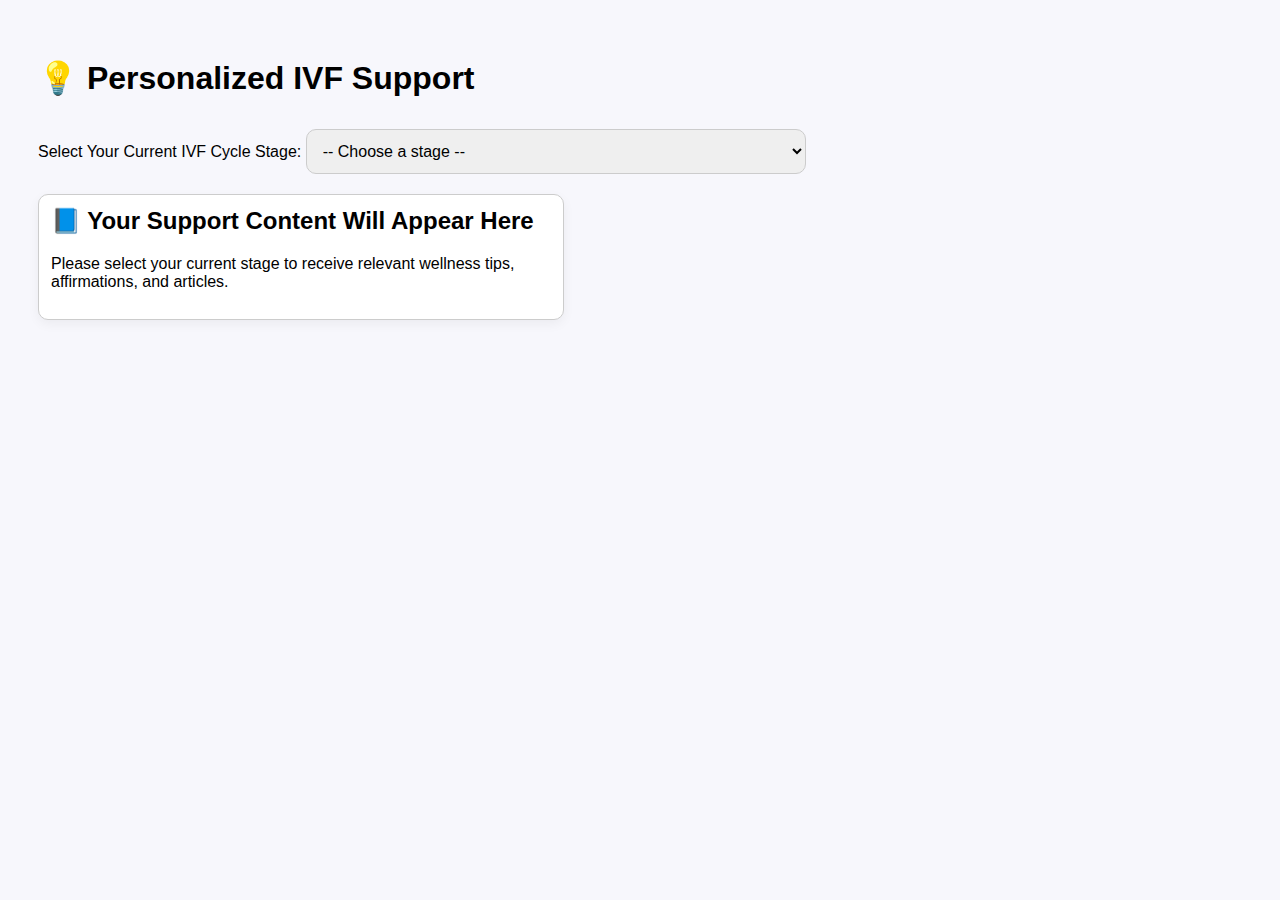
<file: IVF/ivf-companion/backend/templates/ivf_content_engine.html>
<!DOCTYPE html>
<html lang="en">
<head>
  <meta charset="UTF-8" />
  <meta name="viewport" content="width=device-width, initial-scale=1.0"/>
  <title>IVF Cycle Stage Content Engine</title>
  <style>
    body {
      font-family: 'Segoe UI', sans-serif;
      padding: 30px;
      background: #f7f7fc;
    }
    select, .content-box {
      width: 100%;
      max-width: 500px;
      margin-top: 10px;
      padding: 12px;
      border-radius: 10px;
      border: 1px solid #ccc;
      font-size: 16px;
    }
    .content-box {
      margin-top: 20px;
      background: white;
      box-shadow: 0 4px 12px rgba(0,0,0,0.05);
    }
    h2 {
      margin-top: 0;
    }
  </style>
</head>
<body>
  <h1>💡 Personalized IVF Support</h1>
  <label for="cycleStage">Select Your Current IVF Cycle Stage:</label>
  <select id="cycleStage">
    <option value="">-- Choose a stage --</option>
    <option value="stimulation">Ovarian Stimulation</option>
    <option value="retrieval">Egg Retrieval</option>
    <option value="fertilization">Fertilization & Embryo Culture</option>
    <option value="transfer">Embryo Transfer</option>
    <option value="tww">Two-Week Wait (TWW)</option>
  </select>

  <div class="content-box" id="stageContent">
    <h2>📘 Your Support Content Will Appear Here</h2>
    <p>Please select your current stage to receive relevant wellness tips, affirmations, and articles.</p>
  </div>

  <script>
    const content = {
      stimulation: `
        <h2>🧬 Ovarian Stimulation</h2>
        <p><strong>Tip:</strong> Stay hydrated and track your symptoms daily.</p>
        <p><strong>Affirmation:</strong> "Every step I take brings me closer to my goal."</p>
        <p><a href="https://www.illumefertility.com/fertility-blog/ivf-dos-and-donts">Read: Nutrition tips during stimulation phase</a></p>
      `,
      retrieval: `
        <h2>🔬 Egg Retrieval</h2>
        <p><strong>Tip:</strong> Rest well before and after the procedure.</p>
        <p><strong>Affirmation:</strong> "I trust the process and my body’s resilience."</p>
        <p><a href="https://www.kofinasfertility.com/patient-info/what-to-expect-after-egg-retrieval">Watch: What to expect on egg retrieval day</a></p>
      `,
      fertilization: `
        <h2>🧫 Fertilization & Embryo Culture</h2>
        <p><strong>Tip:</strong> Limit stress and stay hopeful during the wait.</p>
        <p><strong>Affirmation:</strong> "Tiny beginnings can grow into miracles."</p>
        <p><a href="https://www.medparkhospital.com/en-US/disease-and-treatment.">Read: Understanding embryo grading</a></p>
      `,
      transfer: `
        <h2>📦 Embryo Transfer</h2>
        <p><strong>Tip:</strong> Relax after the transfer and avoid high-stress activities.</p>
        <p><strong>Affirmation:</strong> "My body is ready to nurture new life."</p>
        <p><a href="https://www.youtube.com/results?search_query=+Best+post-transfer+care+tips">Explore: Best post-transfer care tips</a></p>
      `,
      tww: `
        <h2>⏳ Two-Week Wait (TWW)</h2>
        <p><strong>Tip:</strong> Distract yourself with calming activities and lean on support.</p>
        <p><strong>Affirmation:</strong> "I am strong, patient, and hopeful."</p>
        <p><a href="#">Read: Coping strategies for the TWW</a></p>
      `
    };

    const select = document.getElementById('cycleStage');
    const contentBox = document.getElementById('stageContent');

    select.addEventListener('change', () => {
      const selectedStage = select.value;
      if (content[selectedStage]) {
        contentBox.innerHTML = content[selectedStage];
      } else {
        contentBox.innerHTML = `<h2>📘 Your Support Content Will Appear Here</h2>
                                <p>Please select your current stage to receive relevant wellness tips, affirmations, and articles.</p>`;
      }
    });
  </script>
</body>
</html>
</file>
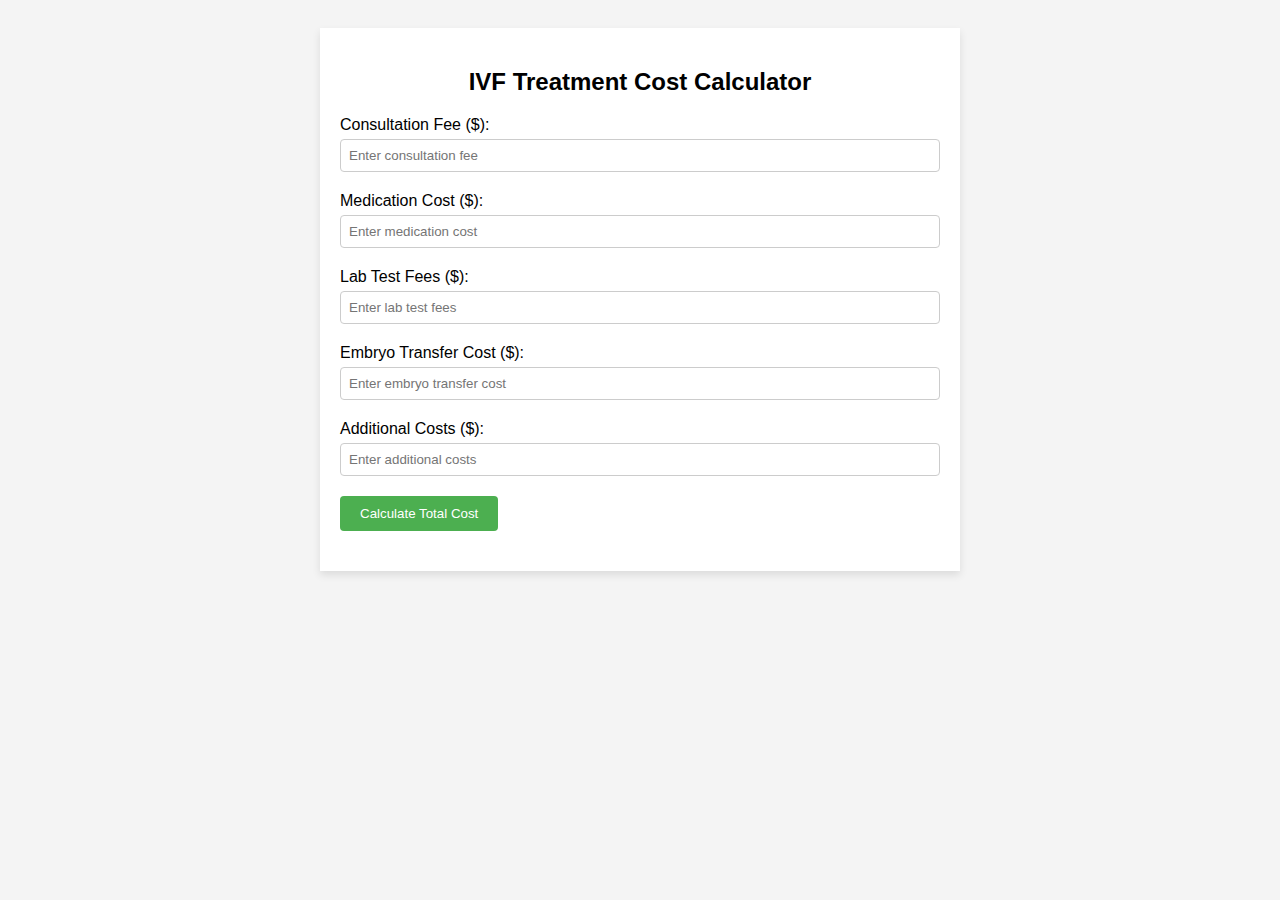
<file: IVF/ivf-companion/backend/templates/ivf_cost_calculator.html>
<!DOCTYPE html>
<html lang="en">
<head>
    <meta charset="UTF-8">
    <meta name="viewport" content="width=device-width, initial-scale=1.0">
    <title>IVF Treatment Cost Calculator</title>
    <style>
        body {
            font-family: Arial, sans-serif;
            padding: 20px;
            background-color: #f4f4f4;
        }
        h2 {
            text-align: center;
        }
        .container {
            max-width: 600px;
            margin: 0 auto;
            background-color: white;
            padding: 20px;
            box-shadow: 0px 4px 8px rgba(0, 0, 0, 0.1);
        }
        .form-group {
            margin-bottom: 20px;
        }
        .form-group label {
            display: block;
            margin-bottom: 5px;
        }
        .form-group input {
            width: 100%;
            padding: 8px;
            box-sizing: border-box;
            border: 1px solid #ccc;
            border-radius: 4px;
        }
        .form-group button {
            padding: 10px 20px;
            background-color: #4CAF50;
            color: white;
            border: none;
            border-radius: 4px;
            cursor: pointer;
        }
        .form-group button:hover {
            background-color: #45a049;
        }
        .result {
            margin-top: 20px;
            font-size: 18px;
            font-weight: bold;
            text-align: center;
        }
    </style>
</head>
<body>

<div class="container">
    <h2>IVF Treatment Cost Calculator</h2>

    <div class="form-group">
        <label for="consultation">Consultation Fee ($):</label>
        <input type="number" id="consultation" placeholder="Enter consultation fee"/>
        
    </div>

    <div class="form-group">
        <label for="medication">Medication Cost ($):</label>
        <input type="number" id="medication" placeholder="Enter medication cost" />
    </div>

    <div class="form-group">
        <label for="labTests">Lab Test Fees ($):</label>
        <input type="number" id="labTests" placeholder="Enter lab test fees" />
    </div>

    <div class="form-group">
        <label for="embryoTransfer">Embryo Transfer Cost ($):</label>
        <input type="number" id="embryoTransfer" placeholder="Enter embryo transfer cost" />
    </div>

    <div class="form-group">
        <label for="additionalCosts">Additional Costs ($):</label>
        <input type="number" id="additionalCosts" placeholder="Enter additional costs" />
    </div>

    <div class="form-group">
        <button type="button" onclick="calculateCost()">Calculate Total Cost</button>
    </div>

    <div class="result" id="totalCostResult">
        <!-- The total cost will be displayed here -->
    </div>

    <div class="result" id="totalCostResultINR">
        <!-- The total cost in INR will be displayed here -->
    </div>
</div>

<script>
    function calculateCost() {
        // Get input values
        let consultation = parseFloat(document.getElementById('consultation').value) || 0;
        let medication = parseFloat(document.getElementById('medication').value) || 0;
        let labTests = parseFloat(document.getElementById('labTests').value) || 0;
        let embryoTransfer = parseFloat(document.getElementById('embryoTransfer').value) || 0;
        let additionalCosts = parseFloat(document.getElementById('additionalCosts').value) || 0;

        // Calculate the total cost in USD
        let totalCostUSD = consultation + medication + labTests + embryoTransfer + additionalCosts;

        // Conversion rate (1 USD = 80 INR)
        let conversionRate = 80;
        let totalCostINR = totalCostUSD * conversionRate;

        // Display the result in USD
        document.getElementById('totalCostResult').innerHTML = "Total IVF Treatment Cost: ₹" + totalCostINR.toFixed(2);

        // Display the result in INR
        document.getElementById('totalCostResultINR').innerHTML = "Total IVF Treatment Cost: ₹" + totalCostINR.toFixed(2);
    }
</script>

</body>
</html>
</file>
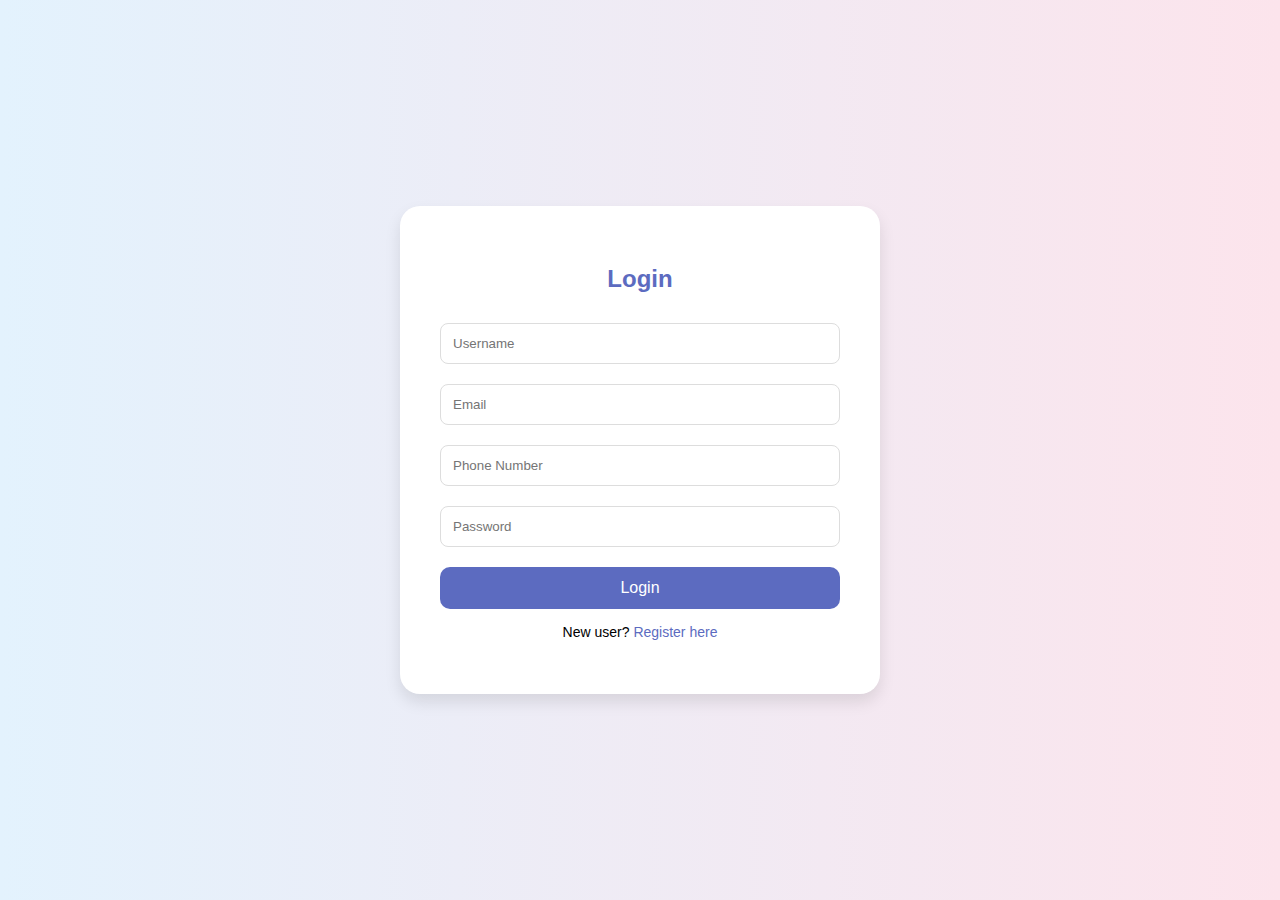
<file: IVF/ivf-companion/backend/templates/login.html>
<!DOCTYPE html>
<html lang="en">
<head>
    <meta charset="UTF-8">
    <title>Login | IVF Companion Pro</title>
    <style>
        body {
            margin: 0;
            font-family: 'Segoe UI', Tahoma, Geneva, Verdana, sans-serif;
            background: linear-gradient(to right, #e3f2fd, #fce4ec);
            display: flex;
            justify-content: center;
            align-items: center;
            height: 100vh;
        }

        .form-container {
            background-color: #ffffff;
            padding: 40px;
            border-radius: 20px;
            box-shadow: 0 8px 16px rgba(0,0,0,0.1);
            max-width: 400px;
            width: 100%;
            text-align: center;
        }

        h2 {
            color: #5c6bc0;
            margin-bottom: 20px;
        }

        input[type="text"],
        input[type="password"],
        input[type="email"],
        input[type="tel"] {
            width: 100%;
            padding: 12px;
            margin: 10px 0;
            border: 1px solid #ddd;
            border-radius: 8px;
            box-sizing: border-box;
            transition: 0.3s ease;
        }

        input:focus {
            border-color: #5c6bc0;
            outline: none;
            box-shadow: 0 0 5px rgba(92, 107, 192, 0.3);
        }

        button {
            background-color: #5c6bc0;
            color: white;
            padding: 12px 20px;
            border: none;
            border-radius: 10px;
            cursor: pointer;
            margin-top: 10px;
            width: 100%;
            font-size: 16px;
            transition: background-color 0.3s ease;
        }

        button:hover {
            background-color: #3f51b5;
        }

        p {
            margin-top: 15px;
            font-size: 14px;
        }

        a {
            color: #5c6bc0;
            text-decoration: none;
        }

        a:hover {
            text-decoration: underline;
        }
    </style>
</head>
<body>
    <div class="form-container">
        <h2>Login</h2>
        <form method="POST">
            <input type="text" name="username" placeholder="Username" required>
            <input type="email" name="email" placeholder="Email" required>
            <input type="tel" name="phone" placeholder="Phone Number" pattern="[0-9]{10}" required>
            <input type="password" name="password" placeholder="Password" required>
            <button type="submit">Login</button>
        </form>
        <p>New user? <a href="/register">Register here</a></p>
    </div>
</body>
</html>
</file>
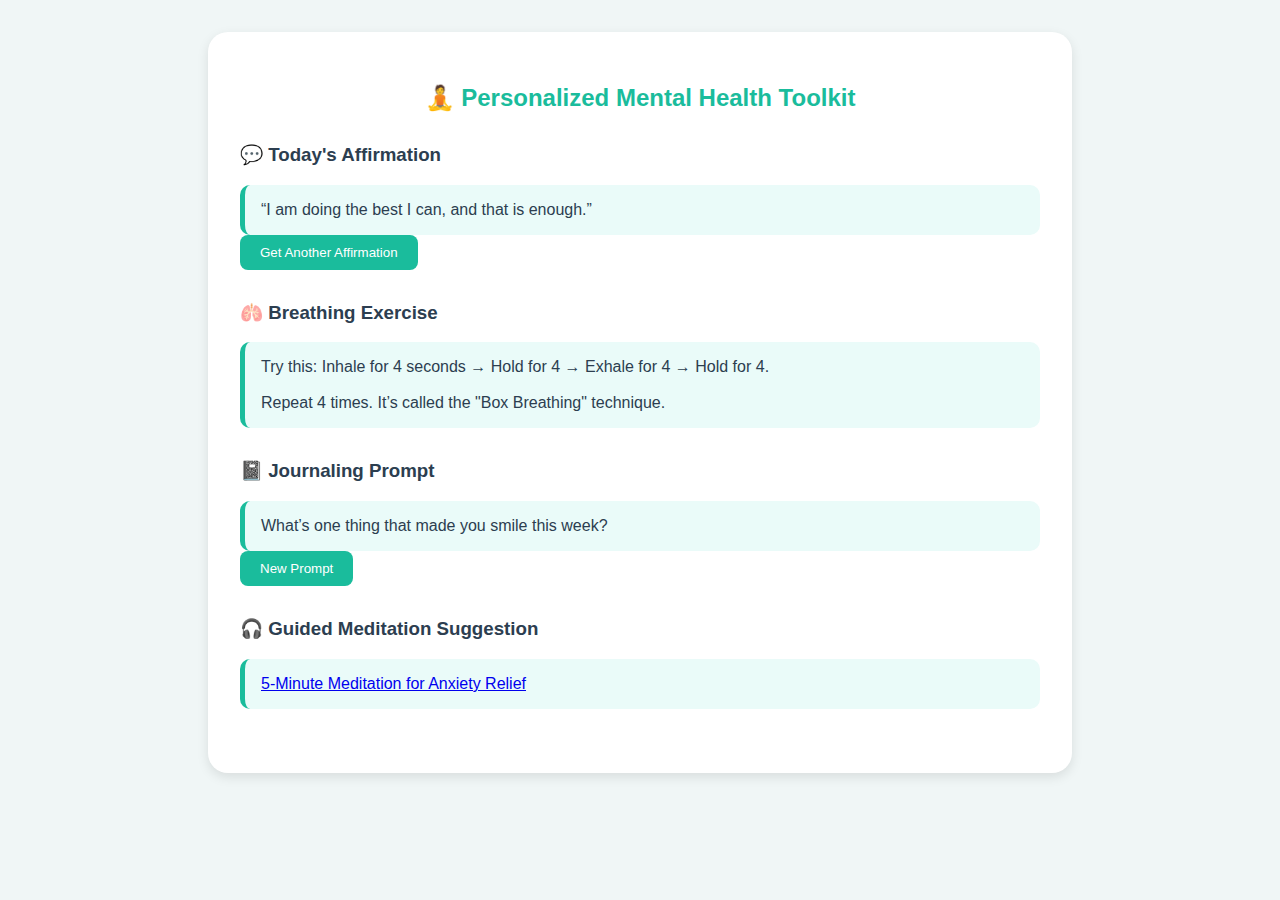
<file: IVF/ivf-companion/backend/templates/mental-health-toolkit.html>
<!DOCTYPE html>
<html lang="en">
<head>
  <meta charset="UTF-8" />
  <meta name="viewport" content="width=device-width, initial-scale=1.0"/>
  <title>Mental Health Toolkit</title>
  <style>
    body {
      font-family: 'Segoe UI', sans-serif;
      background-color: #f0f6f6;
      margin: 0;
      padding: 2rem;
      color: #2c3e50;
    }

    .toolkit-container {
      max-width: 800px;
      margin: auto;
      background: white;
      border-radius: 20px;
      padding: 2rem;
      box-shadow: 0 4px 12px rgba(0,0,0,0.1);
    }

    h2 {
      text-align: center;
      color: #1abc9c;
    }

    .section {
      margin: 2rem 0;
    }

    .affirmation, .breathing, .prompt, .meditation {
      background-color: #eafbf9;
      border-left: 5px solid #1abc9c;
      padding: 1rem;
      border-radius: 10px;
      margin-top: 1rem;
    }

    button {
      background-color: #1abc9c;
      color: white;
      padding: 10px 20px;
      border: none;
      border-radius: 8px;
      cursor: pointer;
    }

    button:hover {
      background-color: #16a085;
    }
  </style>
</head>
<body>

  <div class="toolkit-container">
    <h2>🧘 Personalized Mental Health Toolkit</h2>

    <!-- Daily Affirmation -->
    <div class="section">
      <h3>💬 Today's Affirmation</h3>
      <div class="affirmation" id="affirmation">
        “I am doing the best I can, and that is enough.”
      </div>
      <button onclick="generateAffirmation()">Get Another Affirmation</button>
    </div>

    <!-- Breathing Exercise -->
    <div class="section">
      <h3>🫁 Breathing Exercise</h3>
      <div class="breathing">
        Try this: Inhale for 4 seconds → Hold for 4 → Exhale for 4 → Hold for 4.  
        <br/><br/>
        Repeat 4 times. It’s called the "Box Breathing" technique.
      </div>
    </div>

    <!-- Journaling Prompt -->
    <div class="section">
      <h3>📓 Journaling Prompt</h3>
      <div class="prompt" id="prompt">
        What’s one thing that made you smile this week?
      </div>
      <button onclick="generatePrompt()">New Prompt</button>
    </div>

    <!-- Meditation -->
    <div class="section">
      <h3>🎧 Guided Meditation Suggestion</h3>
      <div class="meditation">
        <a href="https://www.youtube.com/watch?v=inpok4MKVLM" target="_blank">5-Minute Meditation for Anxiety Relief</a>
      </div>
    </div>
  </div>

  <script>
    const affirmations = [
      "I am enough exactly as I am.",
      "I trust the timing of my journey.",
      "Every breath I take fills me with peace.",
      "I am resilient and strong.",
      "I allow myself to feel and heal."
    ];

    const prompts = [
      "What are you grateful for today?",
      "Describe a peaceful moment you’ve had recently.",
      "What’s something you’re proud of?",
      "How are you feeling right now, truly?",
      "Write a letter to your future self."
    ];

    function generateAffirmation() {
      const random = affirmations[Math.floor(Math.random() * affirmations.length)];
      document.getElementById("affirmation").innerText = random;
    }

    function generatePrompt() {
      const random = prompts[Math.floor(Math.random() * prompts.length)];
      document.getElementById("prompt").innerText = random;
    }
  </script>

</body>
</html>
</file>
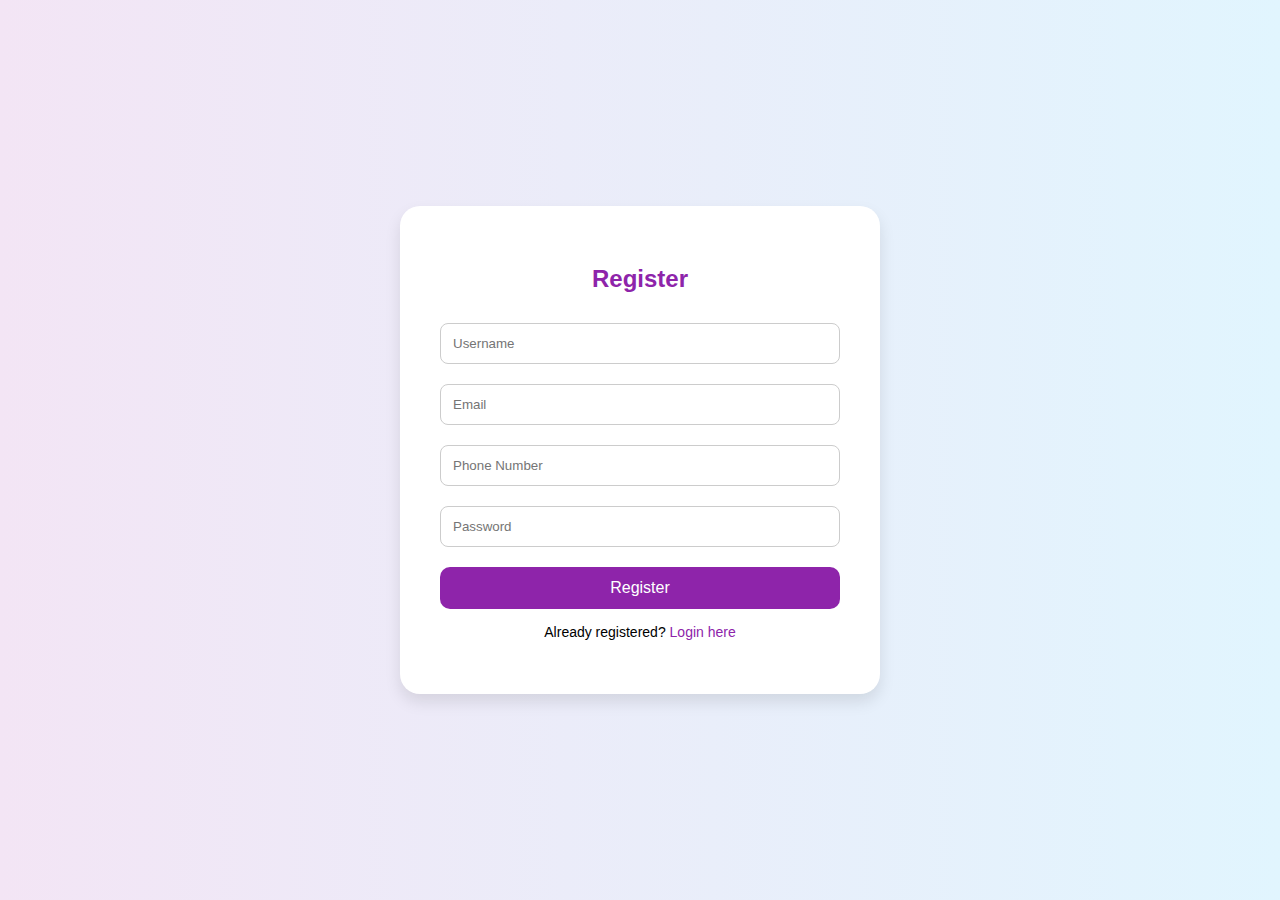
<file: IVF/ivf-companion/backend/templates/register.html>
<!DOCTYPE html>
<html lang="en">
<head>
    <meta charset="UTF-8">
    <title>Register | IVF Companion Pro</title>
    <style>
        body {
            margin: 0;
            font-family: 'Segoe UI', Tahoma, Geneva, Verdana, sans-serif;
            background: linear-gradient(to right, #f3e5f5, #e1f5fe);
            display: flex;
            justify-content: center;
            align-items: center;
            height: 100vh;
        }

        .form-container {
            background-color: #ffffff;
            padding: 40px;
            border-radius: 20px;
            box-shadow: 0 8px 16px rgba(0,0,0,0.1);
            max-width: 400px;
            width: 100%;
            text-align: center;
        }

        h2 {
            color: #8e24aa;
            margin-bottom: 20px;
        }

        input[type="text"],
        input[type="password"],
        input[type="email"],
        input[type="tel"] {
            width: 100%;
            padding: 12px;
            margin: 10px 0;
            border: 1px solid #ccc;
            border-radius: 8px;
            box-sizing: border-box;
            transition: border 0.3s ease, box-shadow 0.3s ease;
        }

        input:focus {
            border-color: #8e24aa;
            outline: none;
            box-shadow: 0 0 5px rgba(142, 36, 170, 0.3);
        }

        button {
            background-color: #8e24aa;
            color: white;
            padding: 12px 20px;
            border: none;
            border-radius: 10px;
            cursor: pointer;
            margin-top: 10px;
            width: 100%;
            font-size: 16px;
            transition: background-color 0.3s ease;
        }

        button:hover {
            background-color: #6a1b9a;
        }

        p {
            margin-top: 15px;
            font-size: 14px;
        }

        a {
            color: #8e24aa;
            text-decoration: none;
        }

        a:hover {
            text-decoration: underline;
        }
    </style>
</head>
<body>
    <div class="form-container">
        <h2>Register</h2>
        <form method="POST">
            <input type="text" name="username" placeholder="Username" required>
            <input type="email" name="email" placeholder="Email" required>
            <input type="tel" name="phone" placeholder="Phone Number" pattern="[0-9]{10}" required>
            <input type="password" name="password" placeholder="Password" required>
            <button type="submit">Register</button>
        </form>
        <p>Already registered? <a href="/login">Login here</a></p>
    </div>
</body>
</html>
</file>
